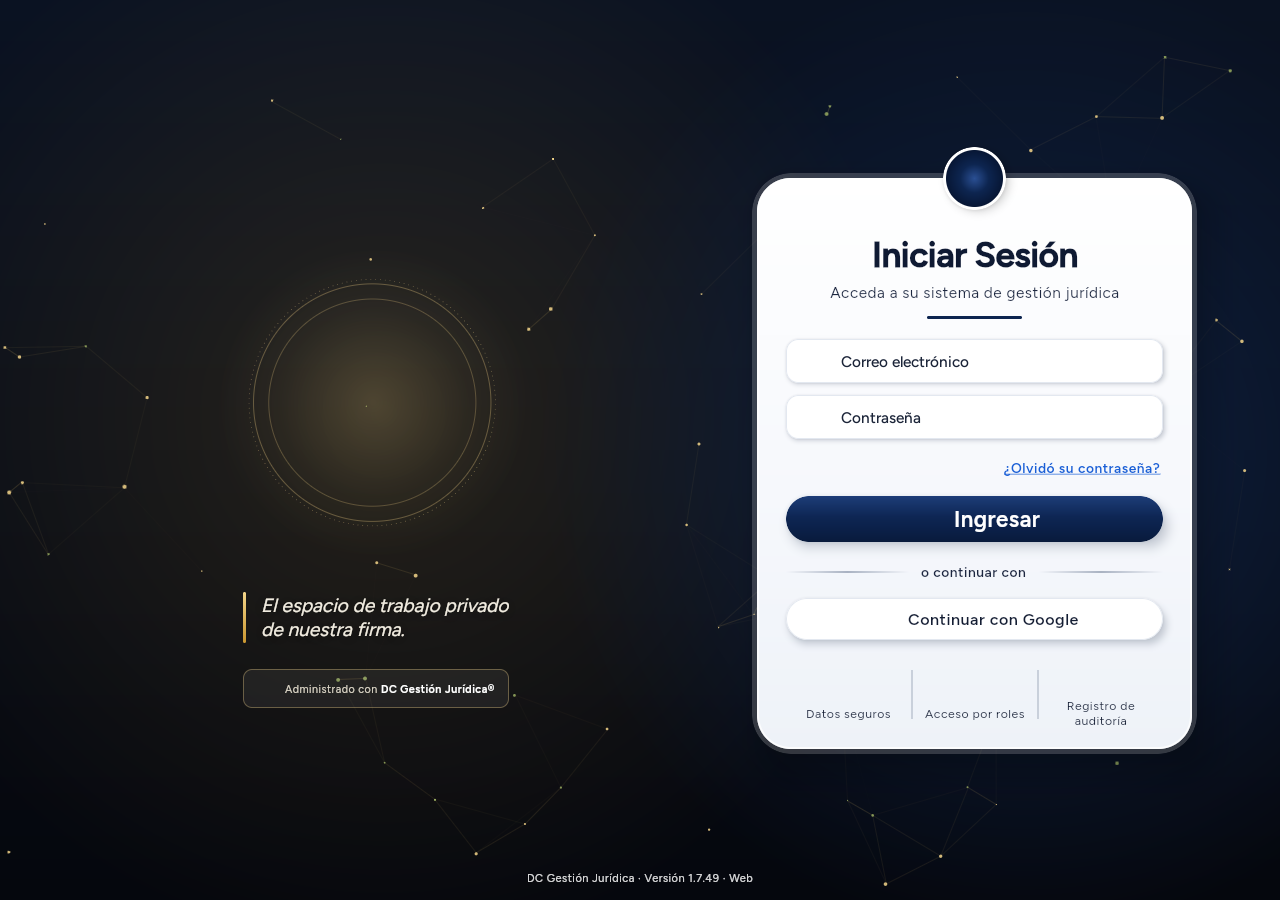
<file: index.html>
<!doctype html>
<html lang="es">
<head>
<meta charset="utf-8">
<meta name="viewport" content="width=device-width, initial-scale=1">
<title>Gestión Jurídica C&amp;R</title><script>/* 22/11 (Darío): nombre propio de esta web en la pestaña. */(function(){var t=document.querySelector("title");function f(){var x=document.title;if(x.indexOf("DC Gestión Jurídica")===0){document.title="Gestión Jurídica C&R"+x.slice(19);}}f();new MutationObserver(f).observe(t,{childList:true,characterData:true,subtree:true});})();</script>
<link rel="icon" href="favicon.ico" sizes="any">
<link rel="icon" type="image/png" sizes="192x192" href="icono-192.png">
<link rel="apple-touch-icon" href="apple-touch-icon.png?v=1795325718">
<meta name="apple-mobile-web-app-title" content="Gestión C&amp;R">
<meta name="application-name" content="Gestión Jurídica C&amp;R">
<link rel="manifest" href="manifest.webmanifest?v=1795358677">
<meta name="theme-color" content="#0B1F3A">
<style>
html,body{margin:0;height:100%;overflow:hidden;background:#0B1F3A}
#cargando{position:fixed;inset:0;display:flex;flex-direction:column;align-items:center;justify-content:center;gap:16px;color:#E8C66A;font:500 18px system-ui,sans-serif}
#cargando i{width:42px;height:42px;border:4px solid #E8C66A44;border-top-color:#E8C66A;border-radius:50%;animation:g 1s linear infinite}
@keyframes g{to{transform:rotate(360deg)}}
</style>
<link rel="stylesheet" href="voz.css?v=1795361415">
</head>
<body>
<div id="cargando"><i></i>Cargando DC Gestión Jurídica…</div>
<script>
// Dirección y clave PÚBLICA del proyecto Supabase (la misma de la web del celular). Nunca una clave secreta.
window.DC_CONFIG = { url: "https://bopiajeyzystoaumishw.supabase.co", clavePublica: "sb_publishable_ggggVf0N814HmKzfk0sQpw_srEZ1ZWg" };
</script>
<script>
// V1.3.397: los archivos de la aplicación se guardan en el navegador para abrir al instante (sw.js).
if ("serviceWorker" in navigator) addEventListener("load", () => navigator.serviceWorker.register("sw.js").catch(() => {}));
</script>
<script src="diagnostico.js?v=1795325718"></script>
<script src="avisos-push.js?v=1795325718"></script>
<script src="comprobante.js?v=1795325718"></script>
<script src="voz.js?v=1795361415"></script>
<script type="module" src="DCGestionJuridicaWindows-shared.mjs?v=1795800000"></script>
</body>
</html>
</file>
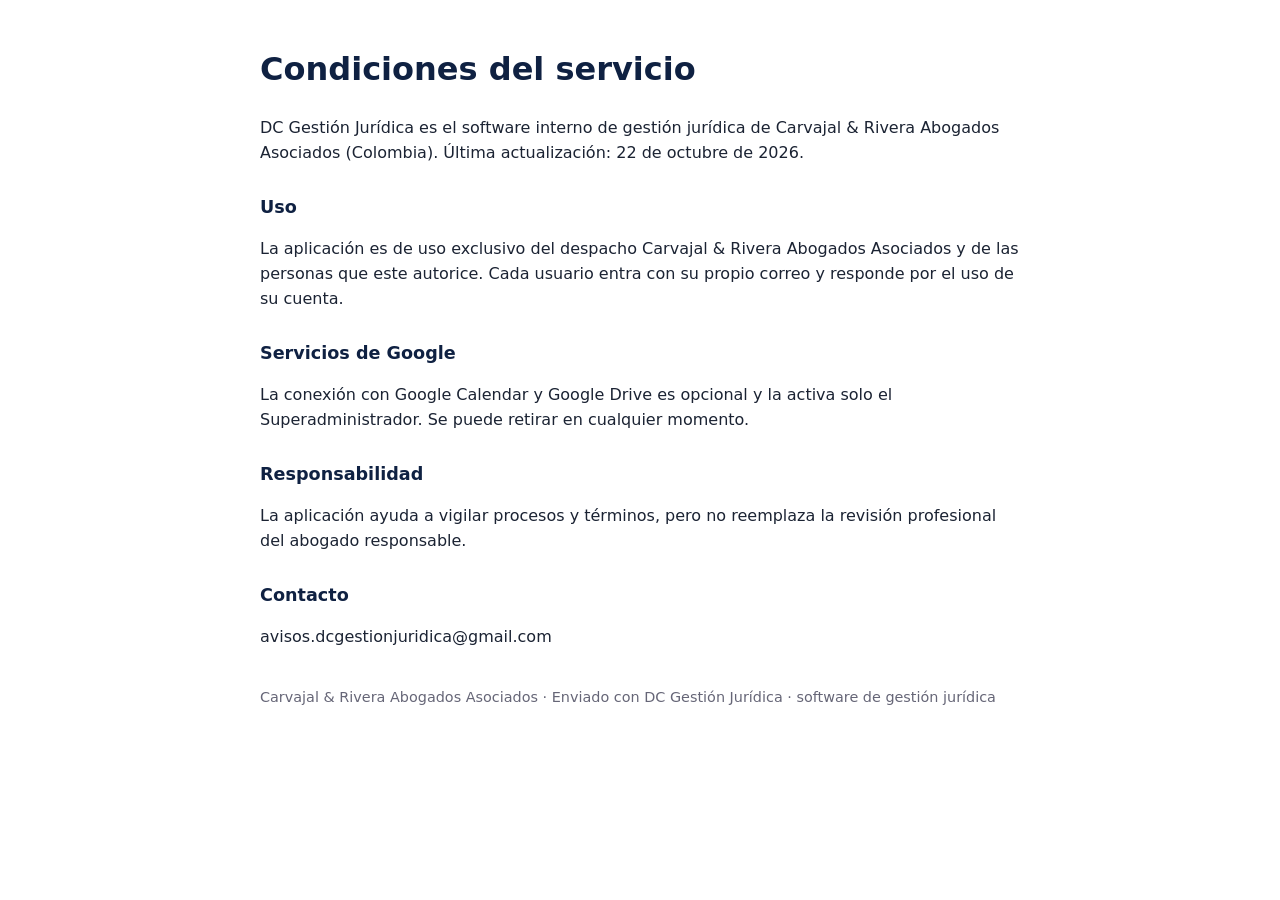
<file: condiciones.html>
<!doctype html>
<html lang="es"><head><meta charset="utf-8"><meta name="viewport" content="width=device-width,initial-scale=1">
<title>Condiciones del servicio · DC Gestión Jurídica</title>
<style>body{font-family:system-ui,sans-serif;max-width:760px;margin:0 auto;padding:24px 16px;color:#1b2333;line-height:1.55;background:#fff}h1{color:#0F2142}h2{color:#0F2142;font-size:1.1rem;margin-top:1.6em}footer{margin-top:2.5em;color:#667;font-size:.9rem}</style></head>
<body><h1>Condiciones del servicio</h1><p>DC Gestión Jurídica es el software interno de gestión jurídica de Carvajal &amp; Rivera Abogados Asociados (Colombia). Última actualización: 22 de octubre de 2026.</p>
<h2>Uso</h2><p>La aplicación es de uso exclusivo del despacho Carvajal &amp; Rivera Abogados Asociados y de las personas que este autorice. Cada usuario entra con su propio correo y responde por el uso de su cuenta.</p>
<h2>Servicios de Google</h2><p>La conexión con Google Calendar y Google Drive es opcional y la activa solo el Superadministrador. Se puede retirar en cualquier momento.</p>
<h2>Responsabilidad</h2><p>La aplicación ayuda a vigilar procesos y términos, pero no reemplaza la revisión profesional del abogado responsable.</p>
<h2>Contacto</h2><p>avisos.dcgestionjuridica@gmail.com</p>
<footer>Carvajal &amp; Rivera Abogados Asociados · Enviado con DC Gestión Jurídica · software de gestión jurídica</footer></body></html>
</file>
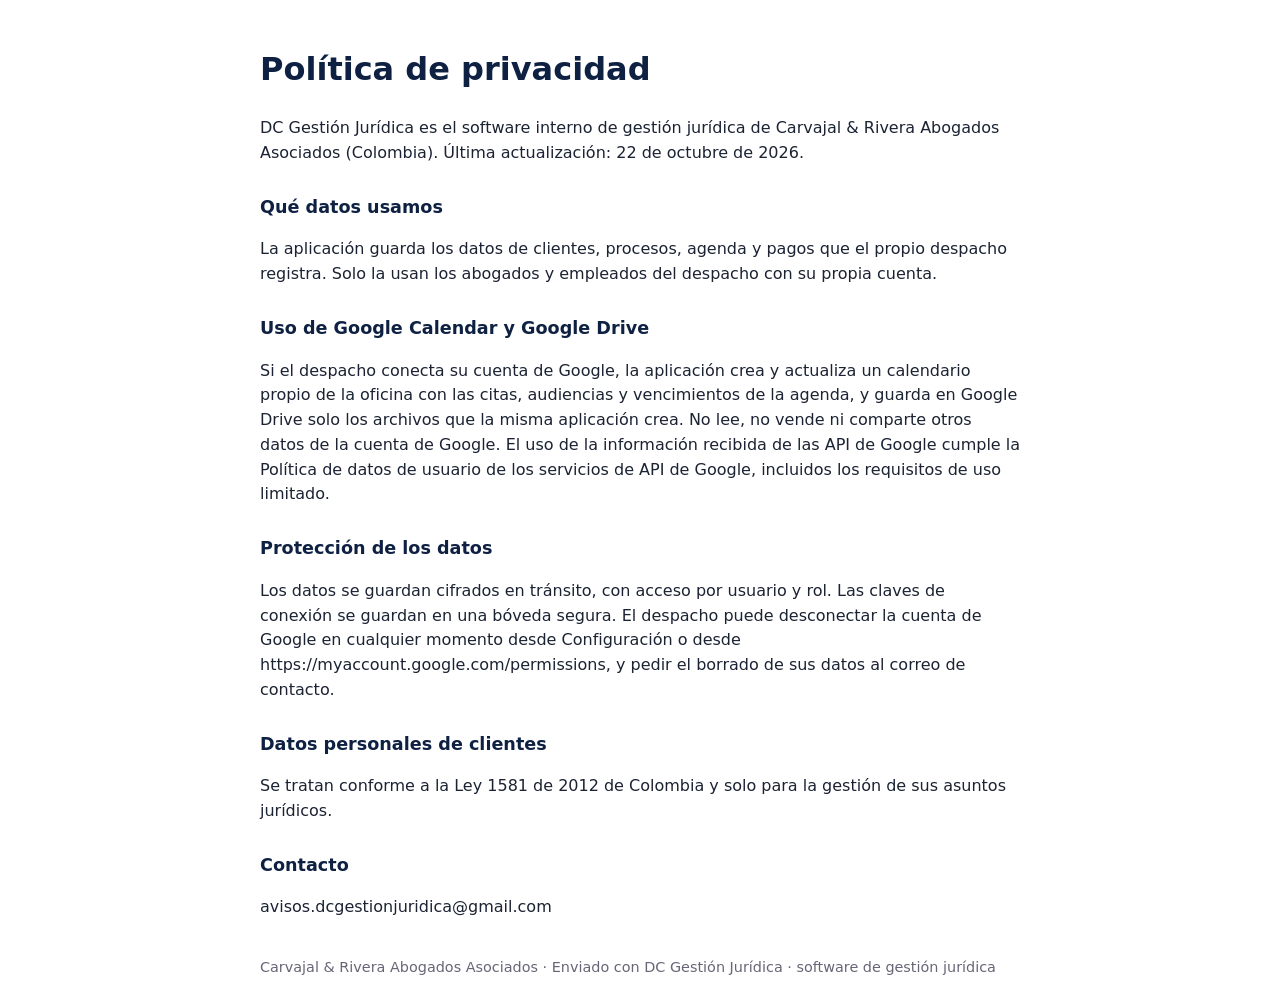
<file: privacidad.html>
<!doctype html>
<html lang="es"><head><meta charset="utf-8"><meta name="viewport" content="width=device-width,initial-scale=1">
<title>Política de privacidad · DC Gestión Jurídica</title>
<style>body{font-family:system-ui,sans-serif;max-width:760px;margin:0 auto;padding:24px 16px;color:#1b2333;line-height:1.55;background:#fff}h1{color:#0F2142}h2{color:#0F2142;font-size:1.1rem;margin-top:1.6em}footer{margin-top:2.5em;color:#667;font-size:.9rem}</style></head>
<body><h1>Política de privacidad</h1><p>DC Gestión Jurídica es el software interno de gestión jurídica de Carvajal &amp; Rivera Abogados Asociados (Colombia). Última actualización: 22 de octubre de 2026.</p>
<h2>Qué datos usamos</h2><p>La aplicación guarda los datos de clientes, procesos, agenda y pagos que el propio despacho registra. Solo la usan los abogados y empleados del despacho con su propia cuenta.</p>
<h2>Uso de Google Calendar y Google Drive</h2><p>Si el despacho conecta su cuenta de Google, la aplicación crea y actualiza un calendario propio de la oficina con las citas, audiencias y vencimientos de la agenda, y guarda en Google Drive solo los archivos que la misma aplicación crea. No lee, no vende ni comparte otros datos de la cuenta de Google. El uso de la información recibida de las API de Google cumple la Política de datos de usuario de los servicios de API de Google, incluidos los requisitos de uso limitado.</p>
<h2>Protección de los datos</h2><p>Los datos se guardan cifrados en tránsito, con acceso por usuario y rol. Las claves de conexión se guardan en una bóveda segura. El despacho puede desconectar la cuenta de Google en cualquier momento desde Configuración o desde https://myaccount.google.com/permissions, y pedir el borrado de sus datos al correo de contacto.</p>
<h2>Datos personales de clientes</h2><p>Se tratan conforme a la Ley 1581 de 2012 de Colombia y solo para la gestión de sus asuntos jurídicos.</p>
<h2>Contacto</h2><p>avisos.dcgestionjuridica@gmail.com</p>
<footer>Carvajal &amp; Rivera Abogados Asociados · Enviado con DC Gestión Jurídica · software de gestión jurídica</footer></body></html>
</file>
<file: voz.css>
/* Órdenes de voz con Doc Dai en la app completa (22/11/2026). Misma hoja que la web liviana (voz.js). */
#voz-hoja.voz-propio { --sup:#ffffff; --sup2:#eef1f8; --texto:#191c20; --texto2:#5b6472; --linea:#e1e5ee; --oro:#fbf1d6; --oro-txt:#5c4300; --acento:#9a6b12;
  --rojo:#ffdad6; --rojo-txt:#93000a; --verde:#c4eed0; --verde-txt:#0a5c2b; font-family:Inter, "Segoe UI", Roboto, Arial, sans-serif; position:relative; z-index:2147483000; }
#voz-hoja.voz-propio.voz-oscuro { --sup:#13243d; --sup2:rgba(255,255,255,.07); --texto:#eef2f8; --texto2:#93a5c0; --linea:rgba(255,255,255,.12); --oro:rgba(217,181,74,.16); --oro-txt:#f3d98a; --acento:#d9b54a;
  --rojo:rgba(239,115,115,.18); --rojo-txt:#ffb4ab; --verde:rgba(76,194,126,.18); --verde-txt:#8fe0ad; }
.voz-propio .oculto { display:none !important; }
.voz-propio .crece { flex:1; min-width:0; }
.voz-propio .hoja-velo { position:fixed; inset:0; z-index:60; background:rgba(0,0,0,.45); animation:hoja-velo .2s ease-out; }
.voz-propio .hoja-a { position:fixed; left:50%; transform:translateX(-50%); width:min(560px, 100%); box-sizing:border-box; bottom:0; z-index:61; background:var(--sup); border-radius:24px 24px 0 0; padding:10px 18px calc(env(safe-area-inset-bottom) + 20px); box-shadow:0 -10px 30px rgba(0,0,0,.35); animation:hoja-a2 .25s ease-out; }
.voz-propio .hoja-asa { width:42px; height:5px; border-radius:3px; background:var(--linea); margin:0 auto 14px; }
@keyframes hoja-a2 { from { transform:translate(-50%, 40px); opacity:0; } }
@keyframes hoja-velo { from { opacity:0; } }
.voz-hoja { max-height:88vh; overflow-y:auto; }
.voz-dai { display:flex; align-items:center; gap:10px; margin-bottom:12px; }
.voz-dai b { display:block; font-size:16px; color:var(--texto); }
.voz-dai small { display:block; font-size:12.5px; color:var(--texto2); }
.voz-f { flex:none; width:40px; height:40px; border-radius:50%; display:grid; place-items:center; font-weight:800; font-size:13px; background:linear-gradient(135deg,#d9b54a,#f0d68f); color:#0f2540; }
.voz-como { flex:none; width:32px; height:32px; border-radius:50%; border:1px solid var(--linea); background:none; color:var(--texto2); font:inherit; font-weight:800; cursor:pointer; }
.voz-onda { display:flex; gap:5px; justify-content:center; align-items:center; height:62px; margin:4px 0 10px; }
.voz-onda i { display:block; width:6px; border-radius:3px; background:#d9b54a; animation:voz-onda 1s ease-in-out infinite alternate; }
@keyframes voz-onda { from { transform:scaleY(.35); } to { transform:scaleY(1); } }
.voz-dicho { background:var(--oro); color:var(--oro-txt); border-radius:12px; padding:12px 14px; font-size:16px; font-style:italic; margin-bottom:12px; }
.voz-ayuda { font-size:13px; color:var(--texto2); line-height:1.55; }
.voz-ayuda b { display:block; color:var(--texto); font-weight:600; }
.voz-tarj { border:1px solid var(--linea); border-radius:14px; padding:12px 14px; margin-bottom:12px; }
.voz-etq { font-size:11px; font-weight:800; letter-spacing:.06em; text-transform:uppercase; color:var(--acento); margin-bottom:6px; }
.voz-dato { display:flex; justify-content:space-between; gap:12px; font-size:14px; padding:6px 0; border-bottom:1px dashed var(--linea); color:var(--texto); }
.voz-dato:last-child { border-bottom:0; }
.voz-dato span { color:var(--texto2); white-space:nowrap; }
.voz-dato b { text-align:right; }
.voz-dato b.rojo { color:var(--rojo-txt); }
.voz-op { display:flex; align-items:center; gap:10px; width:100%; text-align:left; border:1.5px solid var(--linea); border-radius:12px; padding:10px 12px; margin-bottom:8px; background:none; font:inherit; font-size:14.5px; font-weight:600; color:var(--texto); cursor:pointer; }
.voz-op small { display:block; font-weight:400; font-size:12.5px; color:var(--texto2); }
.voz-op.sel { border-color:#d9b54a; background:var(--oro); }
.voz-rad { flex:none; width:18px; height:18px; border-radius:50%; border:2px solid var(--texto2); }
.voz-op.sel .voz-rad { border:5px solid #b8901c; }
.voz-aviso { background:var(--oro); color:var(--oro-txt); border-left:4px solid #d9b54a; border-radius:8px; padding:9px 11px; font-size:13px; margin-bottom:12px; }
.voz-aviso.rojo { background:var(--rojo); color:var(--rojo-txt); border-left-color:var(--rojo-txt); }
.voz-bts { display:flex; gap:10px; margin-top:4px; }
.voz-bts button { flex:1; height:48px; border-radius:12px; border:0; font:inherit; font-weight:700; font-size:15px; cursor:pointer; }
.voz-b1 { background:linear-gradient(135deg,#d9b54a,#b8901c); color:#fff; }
.voz-b1:disabled { opacity:.6; }
.voz-b2 { background:var(--sup2); color:var(--texto); }
.voz-ev { display:flex; gap:10px; padding:9px 0; border-bottom:1px solid var(--linea); font-size:14px; color:var(--texto); }
.voz-ev:last-child { border-bottom:0; }
.voz-ev small { display:block; color:var(--texto2); font-size:12.5px; }
.voz-hora { flex:none; width:88px; font-weight:700; color:var(--acento); white-space:nowrap; }
.voz-vacio { color:var(--texto2); font-size:14px; padding:8px 0; }
.voz-txt, .voz-campo input { width:100%; box-sizing:border-box; border:1px solid var(--linea); border-radius:10px; padding:10px 12px; font:inherit; font-size:15px; background:var(--sup); color:var(--texto); resize:vertical; }
.voz-campo { display:block; font-size:12.5px; color:var(--texto2); margin:6px 0; }
.voz-campo input { margin-top:4px; height:44px; }
.voz-fila2 { display:flex; gap:10px; } .voz-fila2 .voz-campo { flex:1; }
.voz-dictar { display:flex; align-items:center; gap:8px; margin-top:8px; border:1px solid #d9b54a; background:none; color:var(--acento); border-radius:10px; padding:8px 12px; font:inherit; font-weight:700; font-size:14px; cursor:pointer; }
.voz-ok { background:var(--verde); color:var(--verde-txt); border-radius:12px; padding:14px; font-size:15px; margin-bottom:12px; }
.voz-cargando { display:flex; gap:8px; justify-content:center; padding:14px 0 6px; }
.voz-cargando i { width:10px; height:10px; border-radius:50%; background:#d9b54a; animation:voz-p 1s infinite ease-in-out; }
.voz-cargando i:nth-child(2) { animation-delay:.15s; } .voz-cargando i:nth-child(3) { animation-delay:.3s; }
@keyframes voz-p { 0%,100% { opacity:.3; transform:scale(.8); } 50% { opacity:1; transform:scale(1); } }
.voz-como-txt p { margin:0 0 10px; font-size:14px; line-height:1.55; color:var(--texto); }

/* Confirmar con la voz: «sí» o «no» */
.voz-sino { display:flex; align-items:center; gap:10px; border:1.5px dashed #d9b54a; border-radius:12px; padding:10px 12px; margin:0 0 12px; font-size:14px; color:var(--texto); }
.voz-sino b { color:var(--acento); }
.voz-sino small { display:block; font-size:12.5px; color:var(--texto2); margin-top:2px; }
.voz-sino-mic { flex:none; width:34px; height:34px; border-radius:50%; display:grid; place-items:center; color:#0f2540; background:radial-gradient(circle at 34% 28%,#fff3c4 0,#f1cf6b 25%,#d9a92e 60%,#a87a12 100%); }
.voz-sino-mic svg { width:18px; height:18px; }
.voz-sino.oye { border-style:solid; background:var(--oro); }
.voz-sino.oye .voz-sino-mic { animation:voz-sino 1.2s ease-out infinite; }
@keyframes voz-sino { 0% { box-shadow:0 0 0 0 rgba(217,181,74,.7); } 100% { box-shadow:0 0 0 12px rgba(217,181,74,0); } }
.voz-sino-otra { display:inline-flex; align-items:center; gap:6px; margin-top:8px; border:1px solid #d9b54a; background:none; color:var(--acento); border-radius:10px; padding:6px 10px; font:inherit; font-weight:700; font-size:13px; cursor:pointer; }
.voz-sino-otra svg { width:16px; height:16px; }
.voz-sino:has(.voz-sino-otra) { display:block; }
@media (prefers-reduced-motion: reduce) { .voz-sino.oye .voz-sino-mic { animation:none; } }

/* 22/11/2026: conversación con Doc Dai */
.voz-burbuja { position:relative; background:var(--oro); color:var(--texto); border-radius:4px 16px 16px 16px; padding:12px 14px; font-size:15px; line-height:1.5; margin:0 0 12px; }
.voz-puntos div { padding:7px 0; font-size:13.5px; color:var(--texto); border-bottom:1px dashed var(--linea); }
.voz-puntos div:last-child { border-bottom:0; }
.voz-hablar { display:inline-flex; align-items:center; justify-content:center; gap:6px; }
.voz-hablar svg { width:18px; height:18px; }

/* 22/11/2026 (Darío): sin parpadeos. Al cambiar el contenido la hoja no se vuelve a animar. Contador pequeño en un círculo, abajo en la esquina. */
.hoja-a.quieta, .quieta { animation:none !important; }
.voz-cuenta { display:block; margin:10px 2px 0 auto; width:26px; height:26px; border-radius:50%; border:2px solid #d9b54a; color:var(--acento); font-size:13px; font-weight:800; line-height:22px; text-align:center; background:var(--sup); }
</file>
